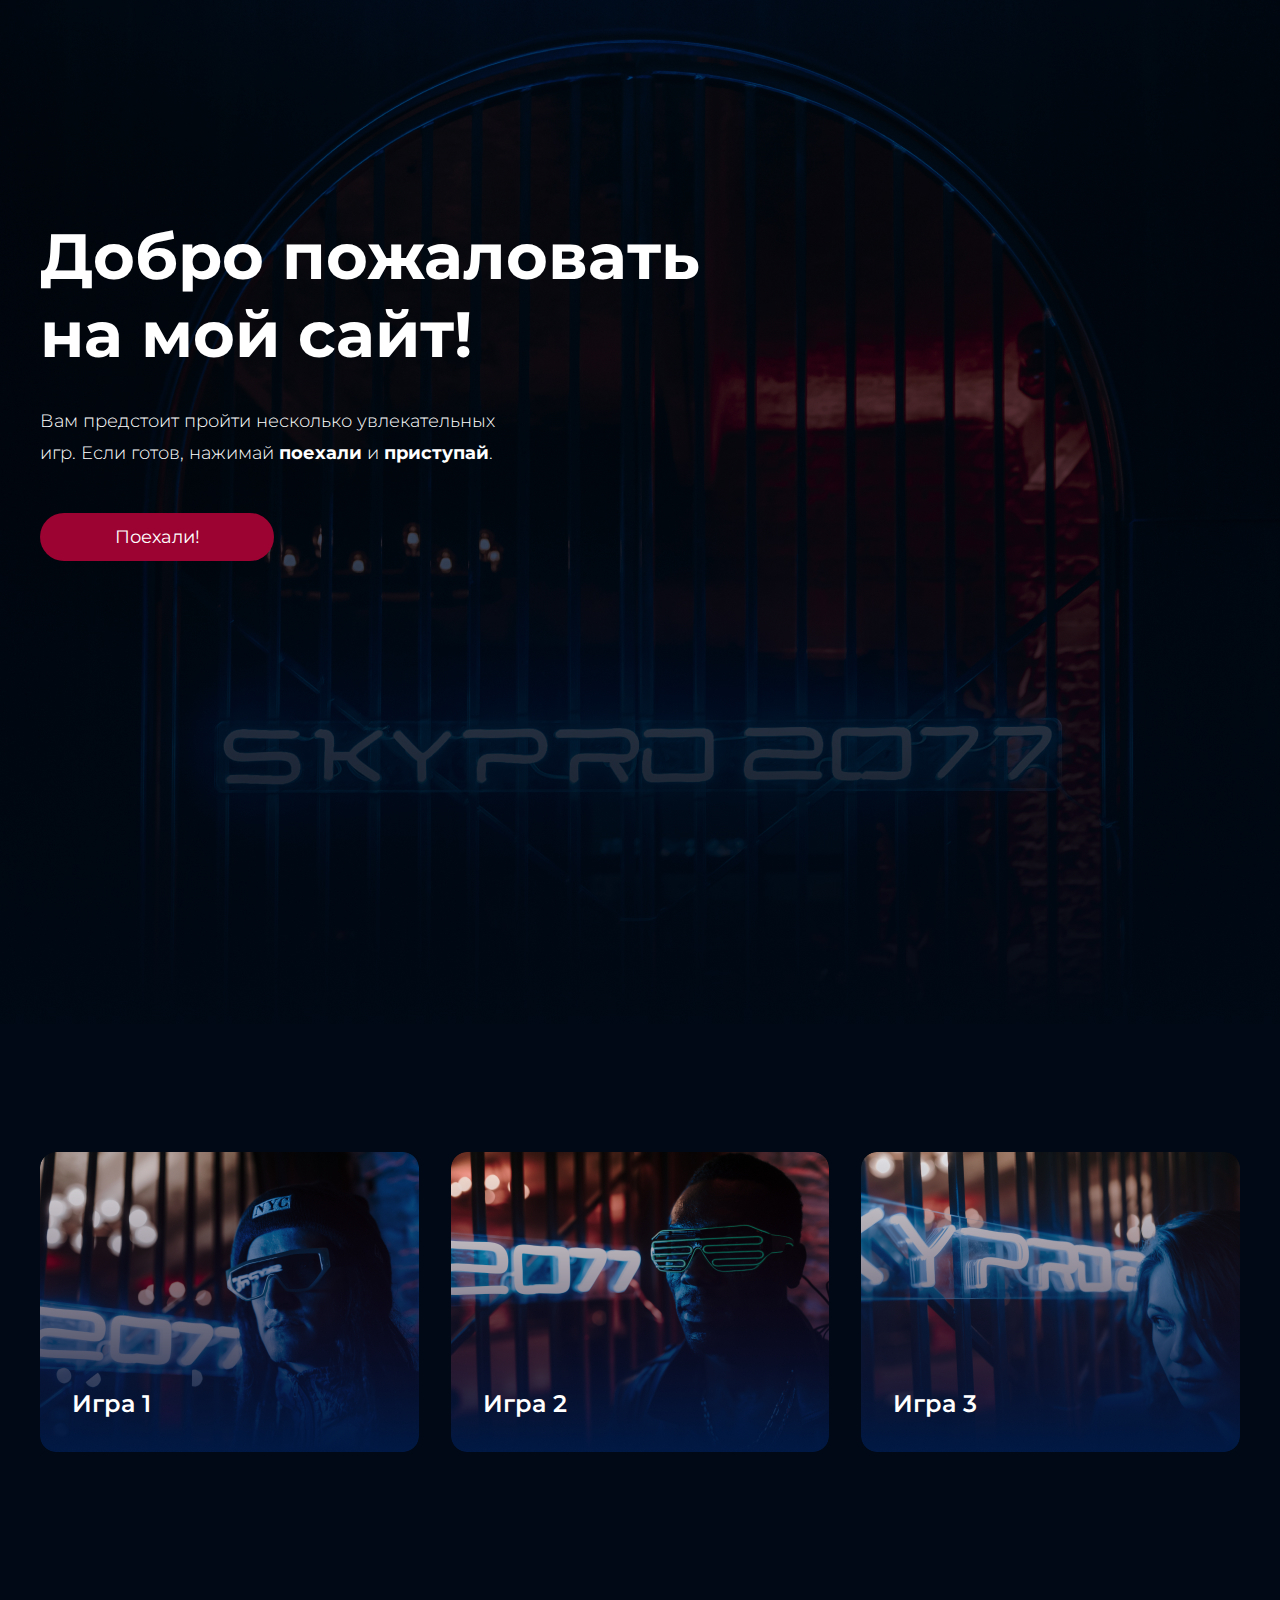
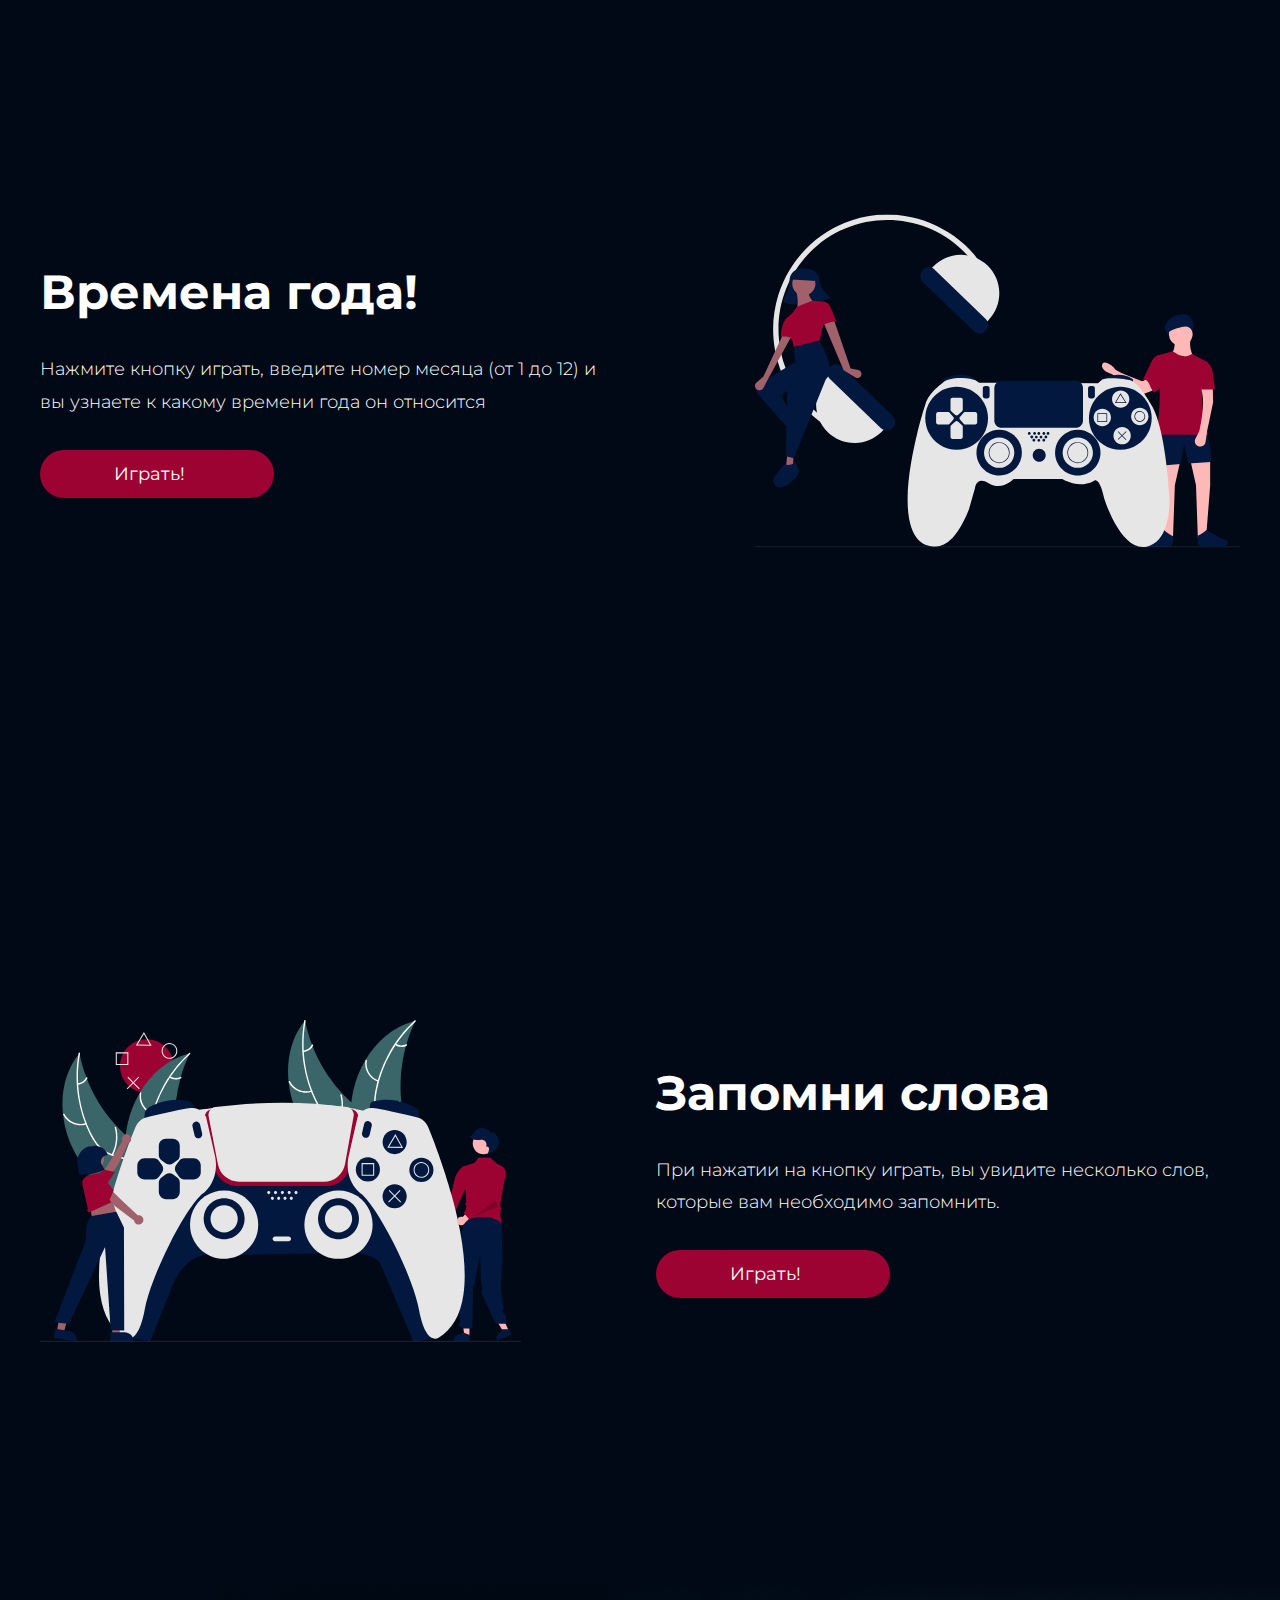
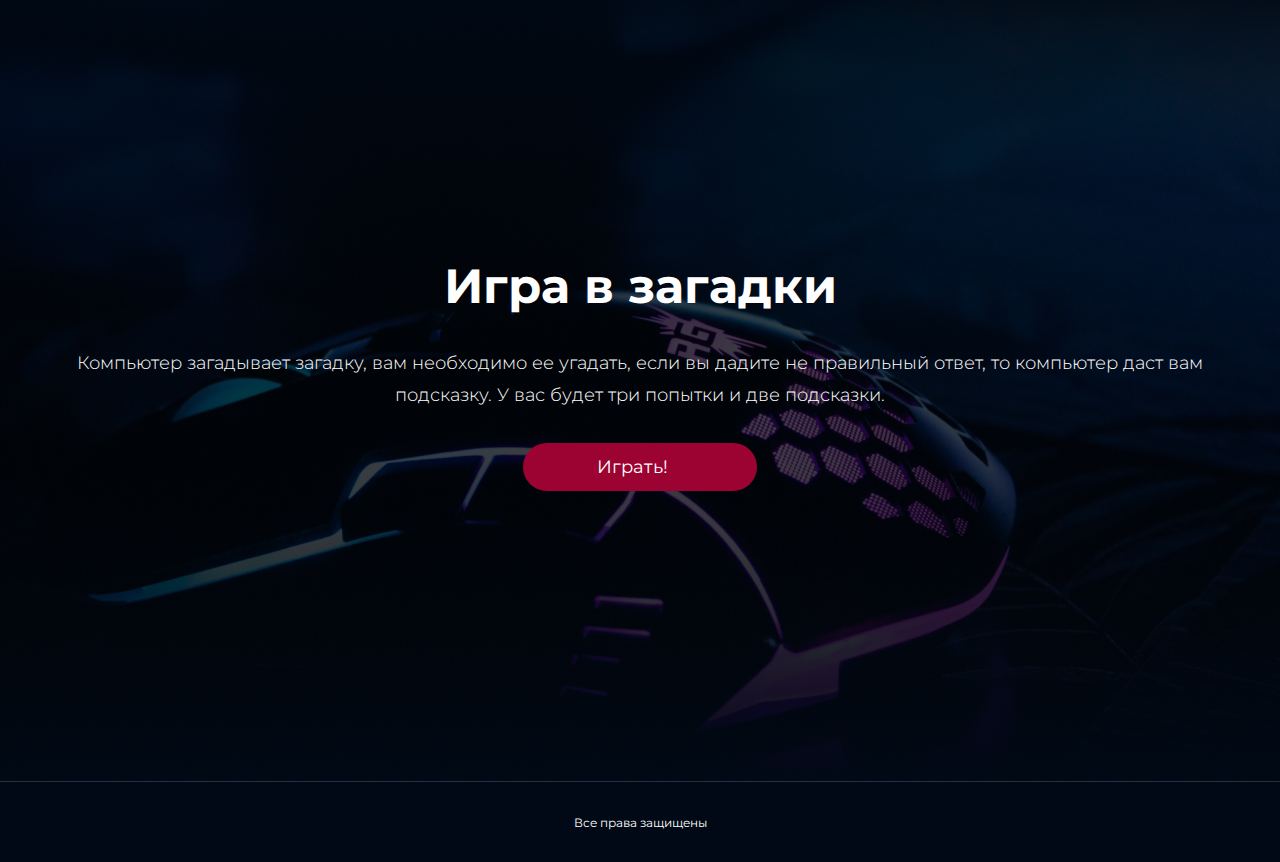
<file: index.html>
<!DOCTYPE html>
<html lang="ru">

<head>
   <meta charset="UTF-8">
   <meta name="viewport" content="width=device-width, initial-scale=1.0">
   <title>Games</title>
   <link rel="stylesheet" href="./css/main.css">
</head>

<body>
   <header class="header">
      <div class="container">
         <h1 class="header__title title">
            Добро пожаловать на мой сайт!
         </h1>
         <p class="header__text">
            Вам предстоит пройти несколько увлекательных игр. Если готов, нажимай <span>поехали</span> и
            <span>приступай</span>.
         </p>
         <button class="header__button button">
            Поехали!
         </button>
      </div>
   </header>

   <main class="main">
      <section class="games">
         <div class="container">
            <h2 class="games__title--none"></h2>
            <ul class="games__box">
               <li class="game">
                  <a href="#">
                     <img src="./img/games/game1.png" alt="Игра 1">
                     <h3 class="game__subtitle">
                        Игра 1
                     </h3>
                  </a>
               </li>
               <li class="game">
                  <a href="#">
                     <img src="./img/games/game2.png" alt="Игра 2">
                     <h3 class="game__subtitle">
                        Игра 2
                     </h3>
                  </a>
               </li>
               <li class="game">
                  <a href="#">
                     <img src="./img/games/game3.png" alt="Игра 3">
                     <h3 class="game__subtitle">
                        Игра 3
                     </h3>
                  </a>
               </li>
            </ul>
         </div>
      </section>

      <section class="seasons">
         <div class="container">
            <div class="seasons__content">
               <div class="seasons__box">
                  <h1 class="seasons__title title">
                     Времена года!
                  </h1>

                  <p class="seasons__text">
                     Нажмите кнопку играть, введите номер месяца (от 1 до 12) и вы узнаете к какому времени года он
                     относится
                  </p>

                  <button class="seasons__button button" id="game1">
                     <p>Играть!</p>
                  </button>
               </div>

               <img src="./img/seasons/seasons-game.svg" alt="seasons-game">
            </div>
         </div>
      </section>

      <section class="words">
         <div class="container">
            <div class="words__content">
               <img src="./img/words/gamepad.svg" alt="gamepad">

               <div class="words__box">
                  <h2 class="words__title title">
                     Запомни слова
                  </h2>

                  <p class="words__text">
                     При нажатии на кнопку играть, вы увидите несколько слов, которые вам необходимо запомнить.
                  </p>

                  <button class="words__button button" id="game2">
                     <p>Играть!</p>
                  </button>
               </div>
            </div>
         </div>
      </section>

      <section class="riddles">
         <div class="container">
            <div class="riddles__content">
               <h2 class="riddles__title title">
                  Игра в загадки
               </h2>

               <p class="riddles__text">
                  Компьютер загадывает загадку, вам необходимо ее угадать, если вы дадите не правильный ответ, то
                  компьютер даст вам подсказку. У вас будет три попытки и две подсказки.
               </p>

               <button class="riddles__button button">
                  <p>Играть!</p>
               </button>
            </div>
         </div>
      </section>
   </main>

   <footer class="footer">
      <div class="container">
         <p class="footer__text">
            Все права защищены
         </p>
      </div>
   </footer>

   <script src="./js/main.js"></script>
</body>

</html>
</file>
<file: css/main.css>
@import url("https://fonts.googleapis.com/css2?family=Montserrat:wght@300;400;600;700&display=swap");
* {
  padding: 0;
  margin: 0;
  border: 0;
}

*,
*:before,
*:after {
  box-sizing: border-box;
}

:focus,
:active {
  outline: none;
}

a:focus,
a:active {
  outline: none;
}

nav,
footer,
header,
aside {
  display: block;
}

html,
body {
  height: 100%;
  width: 100%;
  font-size: 100%;
  line-height: 1;
  -ms-text-size-adjust: 100%;
  -moz-text-size-adjust: 100%;
  -webkit-text-size-adjust: 100%;
}

input,
button,
textarea {
  font-family: inherit;
}

input::-ms-clear {
  display: none;
}

button {
  cursor: pointer;
}

button::-moz-focus-inner {
  padding: 0;
  border: 0;
}

a,
a:visited {
  text-decoration: none;
}

a:hover {
  text-decoration: none;
}

ul li {
  list-style: none;
}

img {
  vertical-align: top;
}

h1,
h2,
h3,
h4,
h5,
h6 {
  font-size: inherit;
  font-weight: inherit;
}

a {
  color: inherit;
}

* {
  color: #fff;
  font-family: "Montserrat", sans-serif;
  font-size: 18px;
  font-weight: 300;
  line-height: 178%;
}

.container {
  max-width: 1230px;
  padding: 0 15px;
  margin: 0 auto;
}

body {
  background: #000915;
}

img {
  max-width: 100%;
}

button {
  background: transparent;
}

.title {
  font-size: 48px;
  font-weight: 700;
  line-height: normal;
}

.button {
  border-radius: 30px;
  background: #9c0332;
  width: 234px;
  height: 48px;
  font-weight: 400;
  line-height: normal;
  transition: all 0.3s ease-in-out;
}
.button:hover {
  background: #eb443f;
}

::-webkit-scrollbar {
  width: 4px;
  height: 6px;
}

::-webkit-scrollbar-track {
  -webkit-box-shadow: -5px -5px 5px 0px rgba(0, 0, 0, 0.5) inset;
  background-color: #9c0332;
}

::-webkit-scrollbar-thumb {
  border-bottom-left-radius: 3px;
  border-bottom-right-radius: 3px;
  border-top-left-radius: 3px;
  border-top-right-radius: 3px;
  background: linear-gradient(180deg, rgba(68, 211, 255, 0), #006384, rgba(24, 33, 67, 0));
}

.header {
  background: url(../img/header/bg-header.jpg) no-repeat;
  background-position: center 20%;
  background-size: cover;
  height: 1024px;
  padding-top: 217px;
}
.header__title {
  font-size: 64px;
  max-width: 700px;
  animation: header-title 0.7s ease-in-out backwards;
}
@keyframes header-title {
  0% {
    transform: translate(-100%);
    opacity: 0;
  }
  60% {
    border-right: 5px solid #44d2ff;
    transform: translate(0);
  }
  80% {
    border-radius: 5px;
  }
  100% {
    border-right: 8px solid rgba(24, 33, 67, 0);
    opacity: 1;
  }
}
.header__text {
  margin: 32px 0 44px;
  max-width: 480px;
  animation: header-text 0.9s ease-in-out backwards;
}
.header__text span {
  font-weight: 700;
}
@keyframes header-text {
  0% {
    transform: translate(-100%);
    opacity: 0;
  }
  60% {
    border-right: 2px solid #44d2ff;
    transform: translate(0);
  }
  80% {
    border-radius: 3px;
  }
  100% {
    border-right: 4px solid rgba(24, 33, 67, 0);
    opacity: 1;
  }
}
.header__button {
  animation: header-button 1.1s 1 ease-out backwards;
}
@keyframes header-button {
  0% {
    transform: scale(0);
    opacity: 0;
  }
  30% {
    opacity: 0;
    transform: scale(0.5);
  }
  60% {
    opacity: 1;
    transform: scale(1);
  }
  70% {
    background: #eb443f;
    box-shadow: 0 0 5px 2px #eb443f;
    transform: scale(0.9);
  }
  80% {
    background: #9c0332;
    box-shadow: 0 0 4px 4px #9c0332;
    transform: scale(1);
  }
  100% {
    background: #9c0332;
    box-shadow: 0 0 2px 0 #9c0332;
  }
}
.header__button:hover {
  animation: header-button, header-button-heart 3s infinite ease-in 1s backwards;
}
@keyframes header-button-heart {
  0% {
    transform: scale(1);
  }
  8% {
    transform: scale(0.96);
  }
  12% {
    transform: scale(1.05);
  }
  16% {
    transform: scale(1.02);
  }
  20% {
    transform: scale(1);
  }
  100% {
    transform: scale(1);
  }
}

.footer {
  padding: 32.5px 0;
  border-top: 1px solid rgba(184, 212, 255, 0.2);
}

.footer__text {
  text-align: center;
  font-size: 12px;
  font-weight: 400;
  line-height: normal;
}

.games {
  padding: 128px 0;
}
.games__title--none {
  display: none;
}
.games__box {
  display: flex;
  justify-content: center;
  flex-wrap: wrap;
  gap: 32.5px 32px;
}

.game {
  position: relative;
  transition: box-shadow 0.3s ease-in-out;
  border-radius: 16px;
}
.game img {
  border-radius: 16px;
}
.game:hover {
  border-radius: 16px;
  box-shadow: 0 0 0 3px #44d2ff;
  transition: box-shadow 0.3s initial ease-in-out;
  animation: neon-game 1.2s 1 linear backwards;
}
@keyframes neon-game {
  0% {
    box-shadow: 0 0 0 0;
  }
  12% {
    box-shadow: 0 0 0 3px #89e4ff;
  }
  50% {
    box-shadow: 0 0 0 3px #ffffff;
  }
  80% {
    box-shadow: 0 0 0 3px #89e4ff;
  }
  100% {
    box-shadow: 0 0 0 3px #44d2ff;
  }
}
.game__subtitle {
  position: absolute;
  bottom: 32px;
  left: 32px;
  font-size: 24px;
  font-weight: 600;
  line-height: 132%;
}

.seasons {
  padding: 233.5px 0;
}
.seasons__content {
  display: flex;
  justify-content: space-between;
  align-items: center;
  gap: 64px 130px;
}
.seasons__box {
  display: flex;
  flex-direction: column;
  gap: 32px 0;
}
.seasons__button p {
  font-size: 18px;
  font-weight: 400;
  padding: 0 90px 0 74px;
}
.seasons__button p:hover {
  animation: seasons-button 5s ease 2s infinite normal backwards;
}
@keyframes seasons-button {
  0% {
    transform: translateX(0);
    opacity: 1;
  }
  40% {
    opacity: 0;
    transform: translateX(30px);
  }
  45% {
    transform: translateX(0);
    opacity: 1;
  }
  50% {
    transform: translateX(-20px);
    opacity: 0;
  }
  55% {
    transform: translateX(0);
    opacity: 1;
  }
  100% {
    transform: translateX(0);
    opacity: 1;
  }
}

.words {
  padding: 239px 0;
}
.words__content {
  display: flex;
  justify-content: space-between;
  align-items: center;
  gap: 64px 135px;
}
.words__box {
  display: flex;
  flex-direction: column;
  gap: 32px 0;
}
.words__button p {
  font-size: 18px;
  font-weight: 400;
  padding: 0 90px 0 74px;
  transition: all 0.3s;
}
.words__button p:hover {
  animation: seasons-button 5s ease 2s infinite reverse backwards;
}
@keyframes seasons-button {
  0% {
    transform: translateX(0);
    opacity: 1;
  }
  40% {
    opacity: 0;
    transform: translateX(30px);
  }
  45% {
    transform: translateX(0);
    opacity: 1;
  }
  50% {
    transform: translateX(-20px);
    opacity: 0;
  }
  55% {
    transform: translateX(0);
    opacity: 1;
  }
  100% {
    transform: translateX(0);
    opacity: 1;
  }
}

.riddles {
  background: url(../img/riddles/mause-bg.jpg) no-repeat;
  background-position: center;
  background-size: cover;
  height: 800px;
  padding-top: 276px;
}
.riddles__content {
  display: flex;
  justify-content: center;
  align-items: center;
  flex-direction: column;
  gap: 32px;
  text-align: center;
}
.riddles__button p {
  font-size: 18px;
  font-weight: 400;
  padding: 0 90px 0 74px;
}

@media (max-width: 1024px) {
  .header {
    height: 735px;
    padding-top: 238px;
  }
  .seasons {
    padding: 51px 0 85px;
  }
  .seasons__content {
    flex-direction: column;
  }
  .seasons__box {
    text-align: center;
    align-items: center;
  }
  .seasons__text {
    max-width: 580px;
    font-size: 14px;
    line-height: 157%;
  }
  .words {
    padding: 51px 0 90px;
  }
  .words__content {
    flex-direction: column-reverse;
  }
  .words__box {
    text-align: center;
    align-items: center;
  }
  .words__text {
    max-width: 580px;
    font-size: 14px;
    line-height: 157%;
  }
  .riddles {
    padding-top: 51px;
  }
}
@media (max-width: 767px) {
  .container {
    max-width: 373px;
    padding: 0 15px;
  }
  .title {
    font-size: 32px;
  }
  .header {
    background-position: 31.5% 20%;
    text-align: center;
  }
  .header__title {
    animation: header-title 0.8s ease-in-out backwards;
  }
  @keyframes header-title {
    0% {
      transform: translateY(-100%);
      opacity: 0;
    }
    60% {
      transform: translateY(0);
    }
    100% {
      opacity: 1;
    }
  }
  .header__text {
    font-size: 14px;
    margin: 32.5px 0;
    animation: header-text 0.8s ease-in-out backwards;
  }
  .header__text span {
    font-size: 14px;
  }
  @keyframes header-text {
    0% {
      transform: translateY(-150%);
      opacity: 0;
    }
    60% {
      transform: translateY(0);
    }
    100% {
      opacity: 1;
    }
  }
}
</file>
